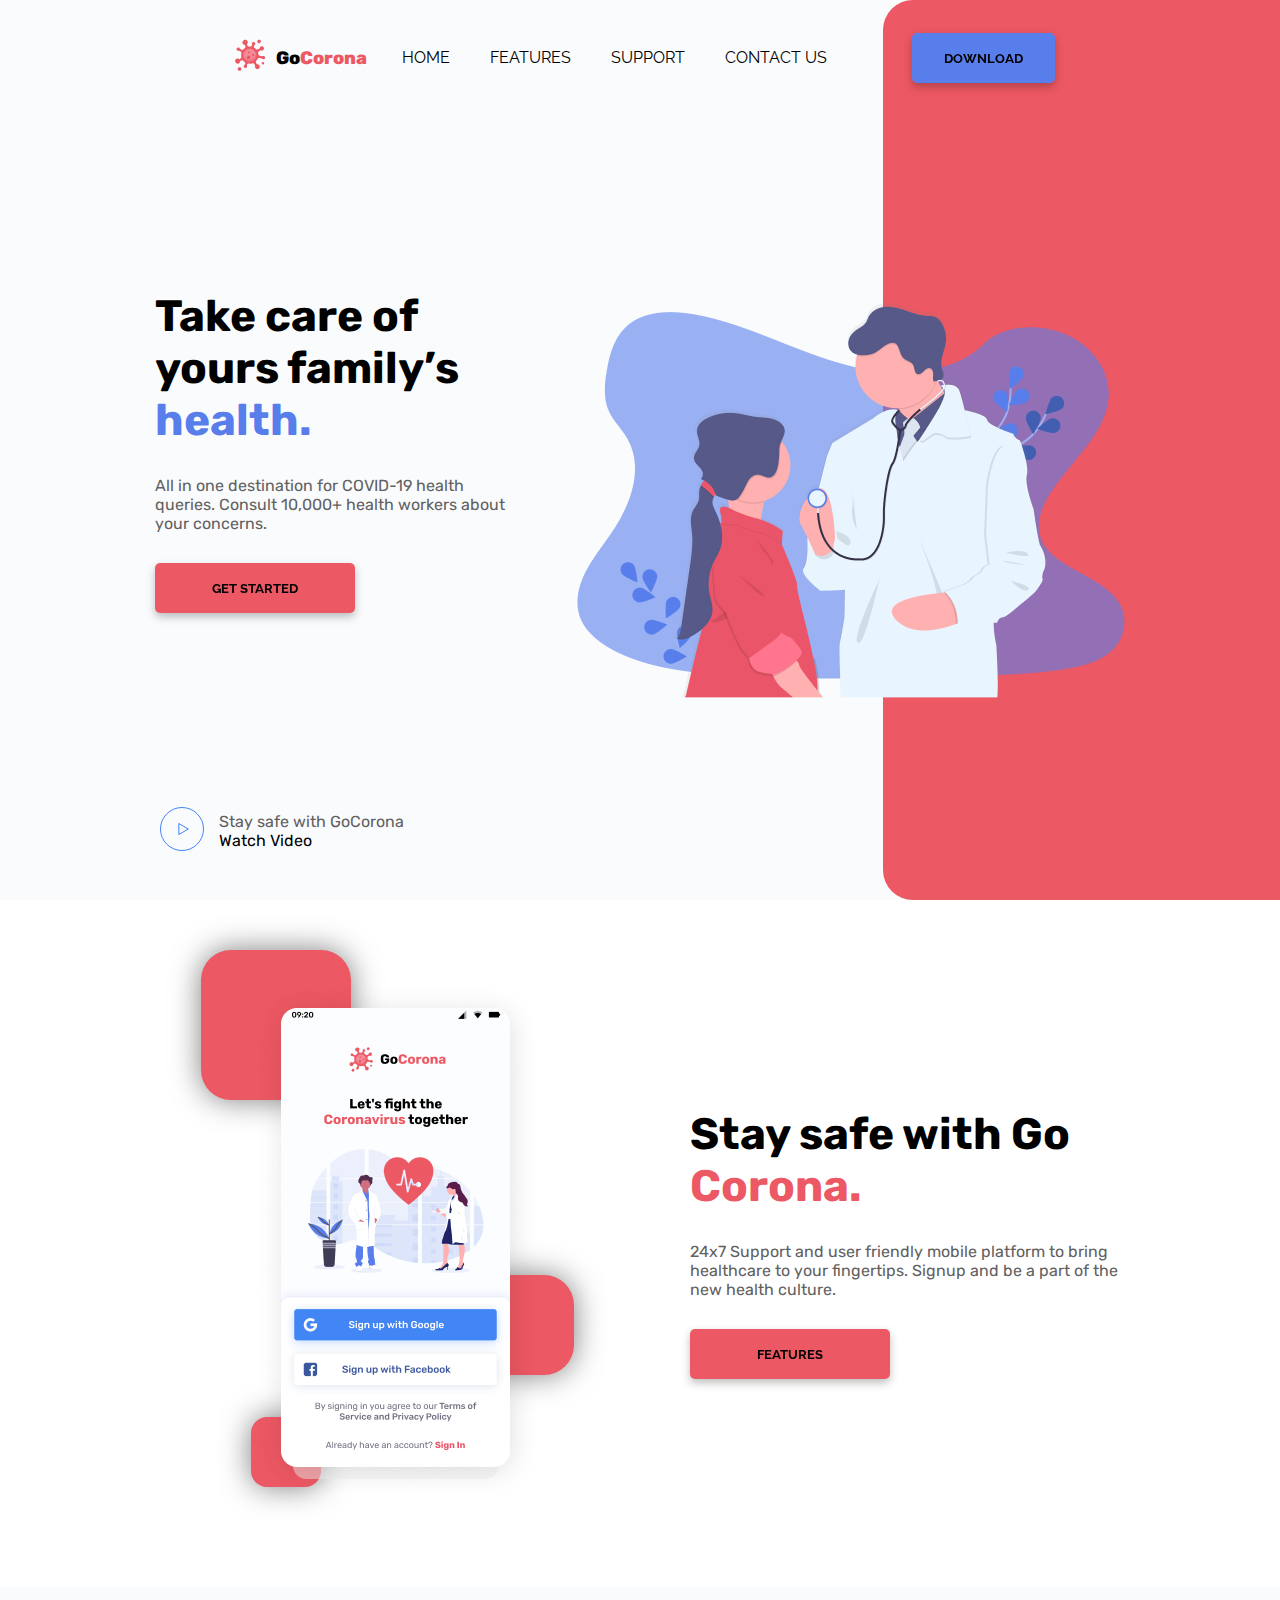
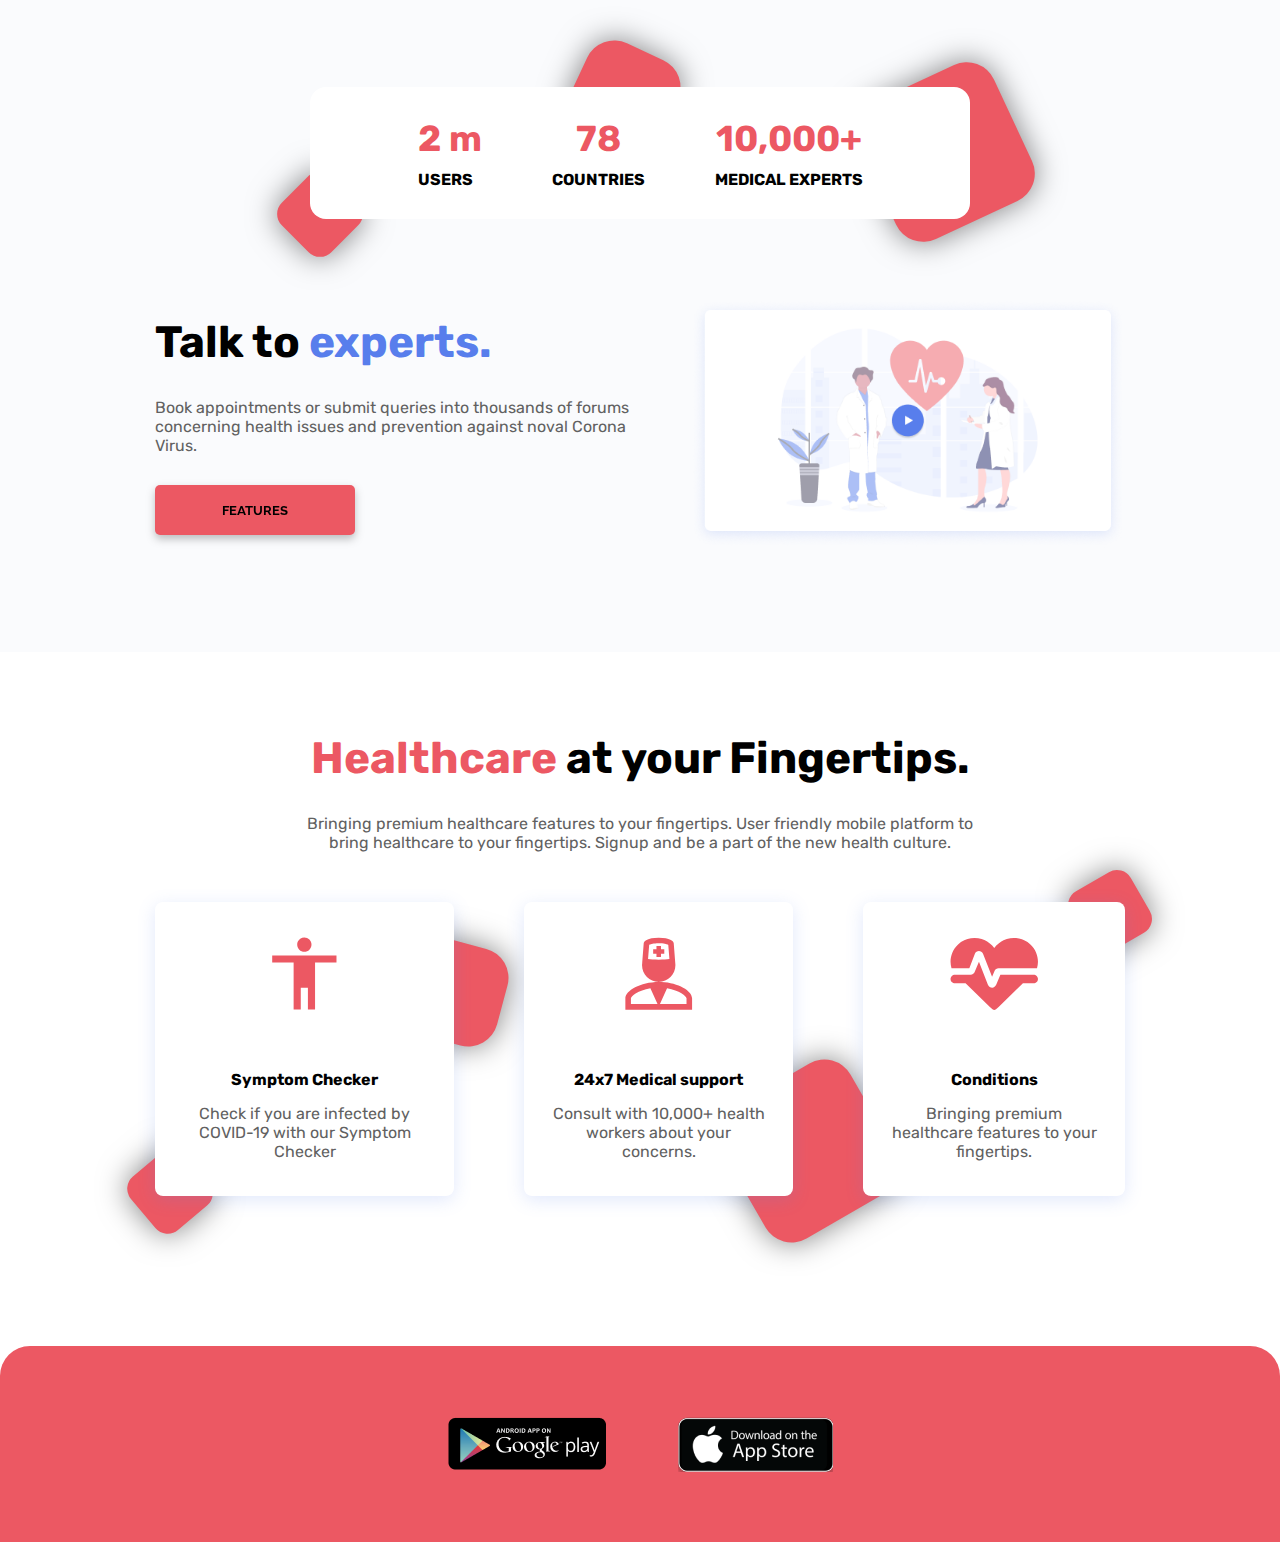
<file: index.html>
<!doctype html><html lang="ru"><head><meta name="description" content="Website in HTML, CSS and JS"><meta name="keywords" content="fr3xit, frontend, web "><meta name="author" content="Fr3xit"><meta charset="UTF-8"><meta name="viewport" content="width=device-width,initial-scale=1"><link href="./src/img/" rel="shortcut icon" type="image/x-icon"><link href="./src/css/styles.css" rel="stylesheet"><title>GoCorona</title></head><body><div class="page"><header id="header" class="header"><div class="container"><div class="header__inner"><h3 class="header__logo" title="Сиди дома не гуляй...😃"><span class="header__logo-go">Go</span> <span class="header__logo-corona">Corona</span></h3><nav class="nav-bar"><ul class="nav-bar__list"><li class="nav-bar__item"><a class="nav-bar__link" href="#">Home</a></li><li class="nav-bar__item"><a class="nav-bar__link" href="#">Features</a></li><li class="nav-bar__item"><a class="nav-bar__link" href="#">Support</a></li><li class="nav-bar__item"><a class="nav-bar__link" href="#">Contact us</a></li></ul></nav><div class="header__buttons"><button class="header__download button button_blue">Download</button><div id="burger" class="burger"><span class="burger__line"></span></div></div></div></div></header><div class="wrapper"><main><div class="intro"><div class="container"><div class="intro__inner"><div class="intro__content"><div></div><div class="content-box"><h1 class="content-box__title"><span>Take care of yours family’s</span> <span class="content-box__title-accent_blue">health.</span></h1><p class="content-box__description">All in one destination for COVID-19 health queries. Consult 10,000+ health workers about your concerns.</p><button class="content-box__button button button_red">get started</button></div><div class="intro__video-box"><div><h4 class="intro__video-title">Stay safe with GoCorona</h4><p class="intro__video-text">Watch Video</p></div></div></div><img class="intro__image" src="./src/img/intro/1.png" alt="health"></div></div></div></main><div class="content"><div class="health"><div class="container"><div class="health__inner"><div class="health__image-box"><div class="health__image-inner"><img src="./src/img/health/1.png" alt="Phone"><div class="health__decor-one decor decor_big"></div><div class="health__decor-two decor decor_small"></div><div class="health__decor-three decor decor_middle"></div></div></div><div class="content-box"><h1 class="content-box__title"><span>Stay safe with Go</span> <span class="content-box__title-accent_red">Corona.</span></h1><p class="content-box__description">24x7 Support and user friendly mobile platform to bring healthcare to your fingertips. Signup and be a part of the new health culture.</p><button class="content-box__button button button_red">Features</button></div></div></div></div><div class="experts"><div class="container"><div class="experts__inner"><div class="experts__statistics"><div class="experts__statistics-inner"><div class="experts__statistics-item"><h3 class="experts__statistics-number">2 m</h3><p class="experts__statistics-text">Users</p></div><div class="experts__statistics-item"><h3 class="experts__statistics-number">78</h3><p class="experts__statistics-text">Countries</p></div><div class="experts__statistics-item"><h3 class="experts__statistics-number">10,000+</h3><p class="experts__statistics-text">Medical experts</p></div></div><div class="experts__statistics-decor-one decor decor_small"></div><div class="experts__statistics-decor-two decor decor_middle"></div><div class="experts__statistics-decor-three decor decor_big"></div></div><div class="experts__content-box"><div class="experts__content content-box"><h1 class="content-box__title"><span>Talk to </span><span class="content-box__title-accent_blue">experts.</span></h1><p class="content-box__description">Book appointments or submit queries into thousands of forums concerning health issues and prevention against noval Corona Virus.</p><button class="content-box__button button button_red">Features</button></div><div class="experts__video-box"><img src="./src/img/experts/1.png" alt="Doctor"></div></div></div></div></div><div class="availability"><div class="container"><div class="availability__inner"><div class="availability__content content-box content-box_center"><h1 class="content-box__title"><span class="content-box__title-accent_red">Healthcare</span> <span>at your Fingertips.</span></h1><p class="content-box__description">Bringing premium healthcare features to your fingertips. User friendly mobile platform to bring healthcare to your fingertips. Signup and be a part of the new health culture.</p></div><div class="availability__cards-box cards-box"><div class="card"><div class="card__inner"><img class="card__image" src="./src/img/availability/icon/1.svg" alt="Human"><h3 class="card__title">Symptom Checker</h3><p class="card__description">Check if you are infected by COVID-19 with our Symptom Checker</p></div><div class="card__decor-one decor decor_small"></div><div class="card__decor-two decor decor_middle"></div></div><div class="card"><div class="card__inner"><img class="card__image" src="./src/img/availability/icon/2.svg" alt="Doctor"><h3 class="card__title">24x7 Medical support</h3><p class="card__description">Consult with 10,000+ health workers about your concerns.</p></div><div class="card__decor-three decor decor_big"></div></div><div class="card"><div class="card__inner"><img class="card__image" src="./src/img/availability/icon/3.svg" alt="Heart"><h3 class="card__title">Conditions</h3><p class="card__description">Bringing premium healthcare features to your fingertips.</p></div><div class="card__decor-four decor decor_small"></div></div></div></div></div></div></div></div><footer class="footer"><div class="container"><div class="footer__inner"><div class="footer__store"><img src="./src/img/icon/google-play.png" alt="Google Play"> <img src="./src/img/icon/app-store.png" alt="App Store"></div></div></div></footer></div><script src="./src/js/script.js"></script></body></html>
</file>
<file: src/css/styles.css>
@import url("https://fonts.googleapis.com/css2?family=Raleway:wght@700;800&family=Rubik:wght@400;700&display=swap");
* {
  margin: 0;
  padding: 0;
  -webkit-box-sizing: border-box;
          box-sizing: border-box;
}

*::before,
*::after {
  -webkit-box-sizing: inherit;
          box-sizing: inherit;
}

html,
body {
  height: 100%;
}

h1,
h2,
h3,
h4,
h5,
h1,
p {
  font-size: inherit;
  font-weight: inherit;
}

a {
  color: inherit;
  text-decoration: none;
}

:root {
  --container: 1000px;
  --c-dark: #000;
  --c-light: #fafbfd;
  --c-grey: #616161;
  --c-grey_light: #b0b0b0;
  --c-p: #ec5863;
  --c-p_dark: #000;
  --c-s: #587eec;
  --c-s_dark: #000;
  --t-animation: 0.3s;
}

:root {
  font-family: "Rubik", sans-serif;
}

button {
  font-family: "Raleway", sans-serif;
}

.button {
  position: relative;
  z-index: 0;
  padding: 15px 30px;
  text-transform: uppercase;
  font-weight: 700;
  border-radius: 5px;
  background-color: inherit;
  border: 2px solid transparent;
  -webkit-filter: drop-shadow(0px 4px 4px rgba(0, 0, 0, 0.25));
          filter: drop-shadow(0px 4px 4px rgba(0, 0, 0, 0.25));
  -webkit-transition: var(--t-animation) ease-in-out;
  transition: var(--t-animation) ease-in-out;
  cursor: pointer;
}
.button:hover {
  border-color: var(--c-dark);
  border-radius: 30px;
  text-shadow: 0 0 10px #000;
}
.button_red {
  background-color: var(--c-p);
}
.button_red:hover {
  -webkit-box-shadow: 0 0 25px 0 #000 inset, 0 0 10px 4px var(--c-p);
          box-shadow: 0 0 25px 0 #000 inset, 0 0 10px 4px var(--c-p);
}
.button_blue {
  background-color: var(--c-s);
}
.button_blue:hover {
  -webkit-box-shadow: 0 0 25px 0 #000 inset, 0 0 10px 4px var(--c-s);
          box-shadow: 0 0 25px 0 #000 inset, 0 0 10px 4px var(--c-s);
}

.container {
  margin: 0 auto;
  max-width: 1000px;
  padding: 0 15px;
}

.page {
  min-height: 100vh;
  display: -webkit-box;
  display: -ms-flexbox;
  display: flex;
  -webkit-box-orient: vertical;
  -webkit-box-direction: normal;
      -ms-flex-direction: column;
          flex-direction: column;
  -webkit-box-pack: justify;
      -ms-flex-pack: justify;
          justify-content: space-between;
}

.wrapper {
  -webkit-box-flex: 1;
      -ms-flex: 1 1 auto;
          flex: 1 1 auto;
}

.content-box {
  display: -webkit-box;
  display: -ms-flexbox;
  display: flex;
  -webkit-box-orient: vertical;
  -webkit-box-direction: normal;
      -ms-flex-direction: column;
          flex-direction: column;
  gap: 30px;
}
@media (max-width: 900.98px) {
  .content-box {
    max-width: 80%;
    margin: 0 auto;
    -webkit-box-align: center;
        -ms-flex-align: center;
            align-items: center;
  }
}
.content-box__title {
  font-size: 44px;
  font-weight: 700;
}
.content-box__title-accent_blue {
  color: var(--c-s);
}
.content-box__title-accent_red {
  color: var(--c-p);
}
.content-box__description {
  color: var(--c-grey);
}
.content-box__button {
  max-width: 200px;
}
.content-box_center {
  margin: 0 auto;
  max-width: 700px;
  text-align: center;
}

.decor {
  position: absolute;
  background-color: var(--c-p);
  border-radius: 16px;
  -webkit-box-shadow: 0 0 30px rgba(0, 0, 0, 0.5);
          box-shadow: 0 0 30px rgba(0, 0, 0, 0.5);
}
.decor_small {
  min-width: 70px;
  min-height: 70px;
}
.decor_middle {
  min-width: 100px;
  min-height: 100px;
  border-radius: 30px;
}
.decor_big {
  min-width: 150px;
  min-height: 150px;
  border-radius: 30px;
}

.header {
  position: absolute;
  z-index: 1000;
  width: 100%;
  display: -webkit-box;
  display: -ms-flexbox;
  display: flex;
  -webkit-box-align: center;
      -ms-flex-align: center;
          align-items: center;
  -webkit-box-pack: justify;
      -ms-flex-pack: justify;
          justify-content: space-between;
  -webkit-box-flex: 1;
      -ms-flex: 1 1 auto;
          flex: 1 1 auto;
}
@media (max-width: 900.98px) {
  .header {
    position: fixed;
    -webkit-box-flex: 0;
        -ms-flex: 0 1 auto;
            flex: 0 1 auto;
  }
}
.header__buttons {
  display: -webkit-box;
  display: -ms-flexbox;
  display: flex;
  gap: 30px;
  -webkit-box-align: center;
      -ms-flex-align: center;
          align-items: center;
}
.header__download {
  margin-left: 50px;
}
@media (max-width: 900.98px) {
  .header__download {
    margin: 0;
  }
}
@media (max-width: 460.98px) {
  .header__download {
    display: none;
  }
}
@media (max-width: 900.98px) {
  .header {
    background-color: var(--c-p);
    border-radius: 0 0 30px 30px;
    padding-bottom: 15px;
  }
}
.header__inner {
  padding-top: 30px;
  display: -webkit-box;
  display: -ms-flexbox;
  display: flex;
  -ms-flex-wrap: wrap;
      flex-wrap: wrap;
  -webkit-box-pack: justify;
      -ms-flex-pack: justify;
          justify-content: space-between;
  -webkit-box-align: center;
      -ms-flex-align: center;
          align-items: center;
  gap: 30px;
}
@media (max-width: 900.98px) {
  .header__inner {
    padding-top: 15px;
  }
}
.header__logo {
  display: -webkit-box;
  display: -ms-flexbox;
  display: flex;
  -webkit-box-pack: center;
      -ms-flex-pack: center;
          justify-content: center;
  -webkit-box-align: center;
      -ms-flex-align: center;
          align-items: center;
  font-size: 18px;
  font-weight: 800;
}
.header__logo::before {
  content: url("../img/logo.svg");
  padding: 5px;
}
@media (max-width: 900.98px) {
  .header__logo::before {
    content: url("../img/logo-blue.svg");
  }
}
.header__logo-corona {
  color: var(--c-p);
}
@media (max-width: 900.98px) {
  .header__logo-corona {
    color: var(--c-s);
  }
}
.header_colorize {
  position: fixed;
  background-color: var(--c-p);
  border-radius: 0 0 30px 30px;
  padding-bottom: 15px;
}
.header_colorize .header__logo::before {
  content: url("../img/logo-blue.svg");
}
.header_colorize .header__logo-corona {
  color: var(--c-s);
}
.header_colorize .header__inner {
  padding-top: 15px;
}
.header_active {
  -webkit-box-align: start;
      -ms-flex-align: start;
          align-items: start;
  -webkit-box-pack: center;
      -ms-flex-pack: center;
          justify-content: center;
  -ms-flex-wrap: wrap;
      flex-wrap: wrap;
  min-height: 100vh;
  background-color: var(--c-p);
  border-radius: 0px !important;
}
.header_active .header__inner {
  -webkit-box-pack: center;
      -ms-flex-pack: center;
          justify-content: center;
}
.header_active__logo {
  -webkit-box-flex: 1;
      -ms-flex: 1;
          flex: 1;
}
.header_active .nav-bar {
  -webkit-box-flex: 1;
      -ms-flex: 1 1 100%;
          flex: 1 1 100%;
  display: block;
}
.header_active .nav-bar__list {
  display: -webkit-box;
  display: -ms-flexbox;
  display: flex;
  -ms-flex-line-pack: center;
      align-content: center;
  -webkit-box-orient: vertical;
  -webkit-box-direction: normal;
      -ms-flex-direction: column;
          flex-direction: column;
}
.header_active .nav-bar__link {
  width: 100%;
  text-align: center;
}
.header_active .header__download {
  display: block;
}
.header_active .burger {
  position: absolute;
  top: 30px;
  right: 30px;
}
.header_active .burger__line {
  display: none;
}
.header_active .burger::before {
  top: auto;
  -webkit-transform: rotate(45deg);
          transform: rotate(45deg);
}
.header_active .burger::after {
  bottom: auto;
  -webkit-transform: rotate(-45deg);
          transform: rotate(-45deg);
}

.nav-bar {
  font-family: "Raleway", sans-serif;
}
@media (max-width: 900.98px) {
  .nav-bar {
    display: none;
  }
}
.nav-bar__list {
  display: -webkit-box;
  display: -ms-flexbox;
  display: flex;
  -ms-flex-wrap: wrap;
      flex-wrap: wrap;
  gap: 30px;
  list-style-type: none;
}
.nav-bar__item {
  text-transform: uppercase;
}
.nav-bar__link {
  display: inline-block;
  padding: 5px;
}

.burger {
  position: relative;
  display: none;
  min-width: 30px;
  min-height: 25px;
  -webkit-box-orient: vertical;
  -webkit-box-direction: normal;
      -ms-flex-direction: column;
          flex-direction: column;
  -webkit-box-pack: center;
      -ms-flex-pack: center;
          justify-content: center;
  -webkit-transition: var(--t-animation) linear;
  transition: var(--t-animation) linear;
  cursor: pointer;
}
@media (max-width: 900.98px) {
  .burger {
    display: -webkit-box;
    display: -ms-flexbox;
    display: flex;
  }
}
.burger:hover {
  -webkit-transform: scale(1.1);
          transform: scale(1.1);
}
.burger__line, .burger::before, .burger::after {
  position: absolute;
  display: block;
  min-width: 100%;
  min-height: 5px;
  content: "";
  background-color: var(--c-dark);
  border-radius: 5px;
}
.burger::before {
  top: 0;
}
.burger::after {
  bottom: 0;
}

.intro {
  overflow: hidden;
  width: 100%;
  background-color: var(--c-light);
}
.intro__inner {
  position: relative;
  z-index: 10;
  padding-top: 100px;
  display: -webkit-box;
  display: -ms-flexbox;
  display: flex;
  -webkit-box-align: center;
      -ms-flex-align: center;
          align-items: center;
  gap: 50px;
}
@media (max-width: 900.98px) {
  .intro__inner {
    -ms-flex-wrap: wrap;
        flex-wrap: wrap;
  }
}
.intro__inner::before {
  position: absolute;
  top: 0;
  z-index: -1;
  right: 25%;
  width: 100vw;
  height: 100vh;
  content: "";
  background-color: var(--c-p);
  border-radius: 30px 0px 0px 30px;
  -webkit-transform: translate(100%, 0);
          transform: translate(100%, 0);
}
@media (max-width: 900.98px) {
  .intro__inner::before {
    display: none;
  }
}
@media (max-width: 900.98px) {
  .intro__inner {
    -webkit-box-pack: center;
        -ms-flex-pack: center;
            justify-content: center;
  }
}
.intro__content {
  min-height: calc(100vh - 100px);
  display: -webkit-box;
  display: -ms-flexbox;
  display: flex;
  -webkit-box-orient: vertical;
  -webkit-box-direction: normal;
      -ms-flex-direction: column;
          flex-direction: column;
  -webkit-box-pack: justify;
      -ms-flex-pack: justify;
          justify-content: space-between;
  gap: 30px;
  max-width: 50%;
  min-width: 200px;
}
@media (max-width: 900.98px) {
  .intro__content {
    min-height: auto;
    max-width: 80%;
  }
}
.intro__video-box {
  display: -webkit-box;
  display: -ms-flexbox;
  display: flex;
  gap: 10px;
  -webkit-box-align: center;
      -ms-flex-align: center;
          align-items: center;
  padding-bottom: 40px;
  cursor: pointer;
}
@media (max-width: 900.98px) {
  .intro__video-box {
    -webkit-box-pack: center;
        -ms-flex-pack: center;
            justify-content: center;
  }
}
.intro__video-box::before {
  content: url("../img/icon/play.svg");
  padding: 5px;
}
.intro__video-title {
  color: var(--c-grey);
}
.intro__image {
  width: 100%;
  height: auto;
}
@media (max-width: 900.98px) {
  .intro__image {
    padding-top: 50px;
    -webkit-box-ordinal-group: 0;
        -ms-flex-order: -1;
            order: -1;
  }
}

.health {
  overflow: hidden;
}
.health__inner {
  padding: 80px 0;
  display: -webkit-box;
  display: -ms-flexbox;
  display: flex;
  -webkit-box-align: center;
      -ms-flex-align: center;
          align-items: center;
  gap: 50px;
}
@media (max-width: 900.98px) {
  .health__inner {
    -ms-flex-wrap: wrap;
        flex-wrap: wrap;
  }
}
.health__image-box {
  -webkit-box-flex: 1;
      -ms-flex: 1 0 50%;
          flex: 1 0 50%;
  display: -webkit-box;
  display: -ms-flexbox;
  display: flex;
  -webkit-box-pack: center;
      -ms-flex-pack: center;
          justify-content: center;
}
.health__image-inner {
  position: relative;
}
.health__image-inner img {
  position: relative;
  z-index: 100;
  height: auto;
  width: 100%;
}
.health__decor-one {
  top: -30px;
  left: -50px;
}
.health__decor-two {
  left: 0px;
  bottom: 20px;
}
.health__decor-three {
  right: -30px;
  bottom: 25%;
}

.experts {
  background-color: var(--c-light);
  overflow: hidden;
}
.experts__inner {
  padding: 100px 0;
}
@media (max-width: 900.98px) {
  .experts__inner {
    padding-bottom: 50px;
  }
}
.experts__content-box {
  display: -webkit-box;
  display: -ms-flexbox;
  display: flex;
  gap: 50px;
  -webkit-box-align: center;
      -ms-flex-align: center;
          align-items: center;
}
@media (max-width: 900.98px) {
  .experts__content-box {
    -ms-flex-wrap: wrap;
        flex-wrap: wrap;
  }
}
.experts__content {
  -webkit-box-flex: 1;
      -ms-flex: 1 0 50%;
          flex: 1 0 50%;
}
.experts__statistics {
  position: relative;
  margin: 0 auto;
  margin-bottom: 80px;
  max-width: 660px;
}
.experts__statistics-inner {
  position: relative;
  z-index: 10;
  display: -webkit-box;
  display: -ms-flexbox;
  display: flex;
  -webkit-box-pack: center;
      -ms-flex-pack: center;
          justify-content: center;
  -ms-flex-wrap: wrap;
      flex-wrap: wrap;
  gap: 70px;
  padding: 30px 80px;
  border-radius: 16px;
  background-color: #fff;
  font-weight: 700;
}
.experts__statistics-number {
  margin-bottom: 10px;
  font-size: 36px;
  color: var(--c-p);
  text-align: center;
}
.experts__statistics-text {
  text-transform: uppercase;
}
.experts__statistics-decor-one {
  left: -25px;
  bottom: -30px;
  -webkit-transform: rotate(45deg);
          transform: rotate(45deg);
}
.experts__statistics-decor-two {
  top: -40px;
  left: 40%;
  -webkit-transform: rotate(25deg);
          transform: rotate(25deg);
}
.experts__statistics-decor-three {
  top: -10px;
  right: -50px;
  -webkit-transform: rotate(-25deg);
          transform: rotate(-25deg);
}
.experts__video-box {
  -webkit-box-flex: 0;
      -ms-flex: 0 1 50%;
          flex: 0 1 50%;
  cursor: pointer;
}
@media (max-width: 900.98px) {
  .experts__video-box {
    -webkit-box-flex: 1;
        -ms-flex: 1 1 100%;
            flex: 1 1 100%;
  }
}
.experts__video-box img {
  width: 100%;
  height: auto;
}

.availability {
  margin-bottom: 70px;
  overflow: hidden;
}
@media (max-width: 900.98px) {
  .availability {
    margin-bottom: 30px;
  }
}
.availability__inner {
  padding: 80px 0;
}
.availability__content {
  margin-bottom: 50px;
}

.cards-box {
  display: -webkit-box;
  display: -ms-flexbox;
  display: flex;
  gap: 70px;
}
@media (max-width: 900.98px) {
  .cards-box {
    gap: 40px;
    -ms-flex-wrap: wrap;
        flex-wrap: wrap;
    -webkit-box-pack: center;
        -ms-flex-pack: center;
            justify-content: center;
  }
}

.cards-box > :nth-child(n+1) .card__decor-one {
  bottom: -30px;
  left: -20px;
  -webkit-transform: rotate(-40deg);
          transform: rotate(-40deg);
}
.cards-box > :nth-child(n+1) .card__decor-two {
  top: 40px;
  right: -50px;
  -webkit-transform: rotate(15deg);
          transform: rotate(15deg);
}

.cards-box > :nth-child(n+2) .card__decor-three {
  bottom: -30px;
  right: -90px;
  -webkit-transform: rotate(-30deg);
          transform: rotate(-30deg);
}
@media (max-width: 900.98px) {
  .cards-box > :nth-child(n+2) .card__decor-three {
    bottom: auto;
    right: auto;
    left: -50px;
    bottom: -90px;
  }
}

.cards-box > :nth-child(n+3) .card__decor-four {
  top: -25px;
  right: -20px;
  -webkit-transform: rotate(-30deg);
          transform: rotate(-30deg);
}

.card {
  position: relative;
  min-width: 200px;
  text-align: center;
  cursor: pointer;
}
.card__inner {
  position: relative;
  z-index: 10;
  display: -webkit-box;
  display: -ms-flexbox;
  display: flex;
  -webkit-box-orient: vertical;
  -webkit-box-direction: normal;
      -ms-flex-direction: column;
          flex-direction: column;
  -webkit-box-pack: center;
      -ms-flex-pack: center;
          justify-content: center;
  -webkit-box-align: center;
      -ms-flex-align: center;
          align-items: center;
  padding: 35px 25px;
  background-color: #fff;
  border-radius: 8px;
  -webkit-box-shadow: 0px 4px 18px rgba(88, 126, 236, 0.18);
          box-shadow: 0px 4px 18px rgba(88, 126, 236, 0.18);
}
.card__image {
  margin-bottom: 60px;
}
.card__title {
  margin-bottom: 15px;
  font-weight: 700;
}
.card__description {
  color: var(--c-grey);
}

.footer {
  background-color: var(--c-p);
  border-radius: 30px 30px 0 0;
}
.footer__inner {
  padding: 70px 0;
}
.footer__store {
  display: -webkit-box;
  display: -ms-flexbox;
  display: flex;
  -webkit-box-pack: center;
      -ms-flex-pack: center;
          justify-content: center;
  -webkit-box-align: center;
      -ms-flex-align: center;
          align-items: center;
  -ms-flex-wrap: wrap;
      flex-wrap: wrap;
  gap: 70px;
}
@media (max-width: 900.98px) {
  .footer__store {
    gap: 50px;
  }
}
.footer__store img {
  cursor: pointer;
}
</file>
